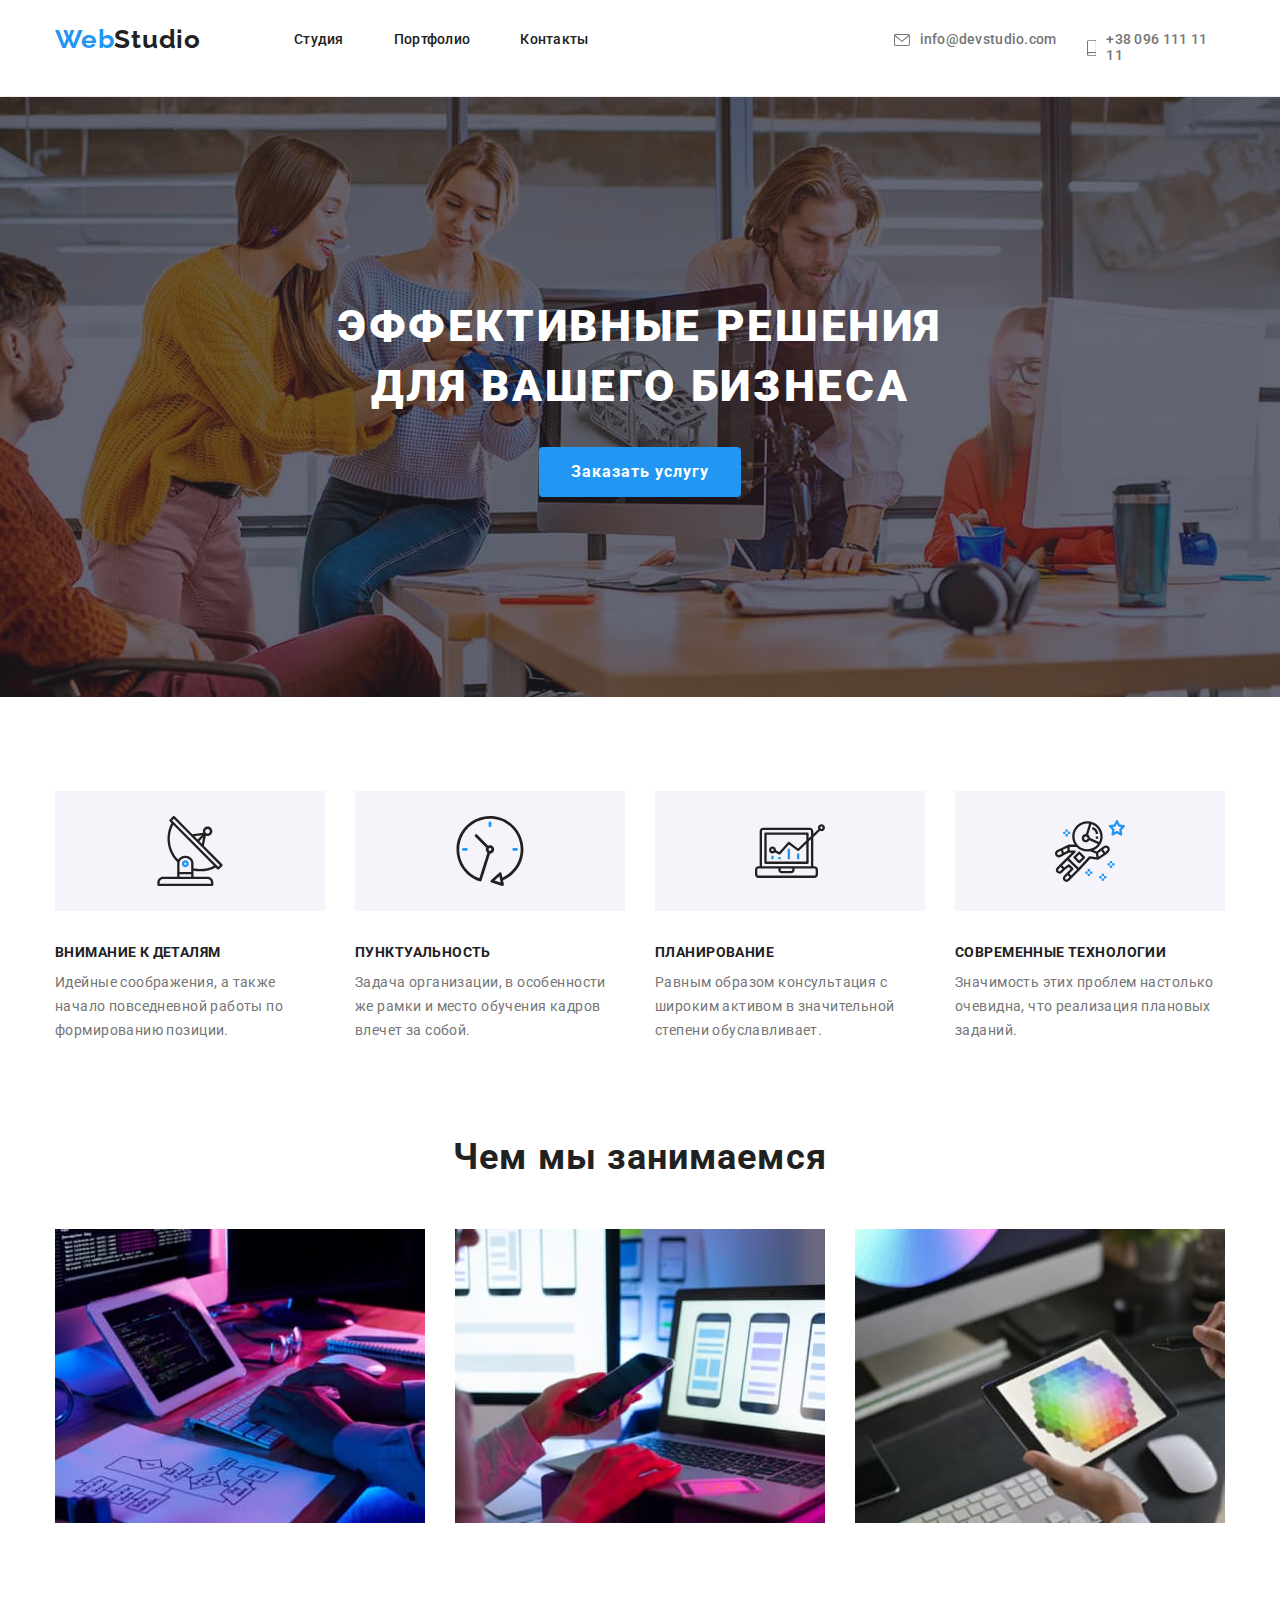
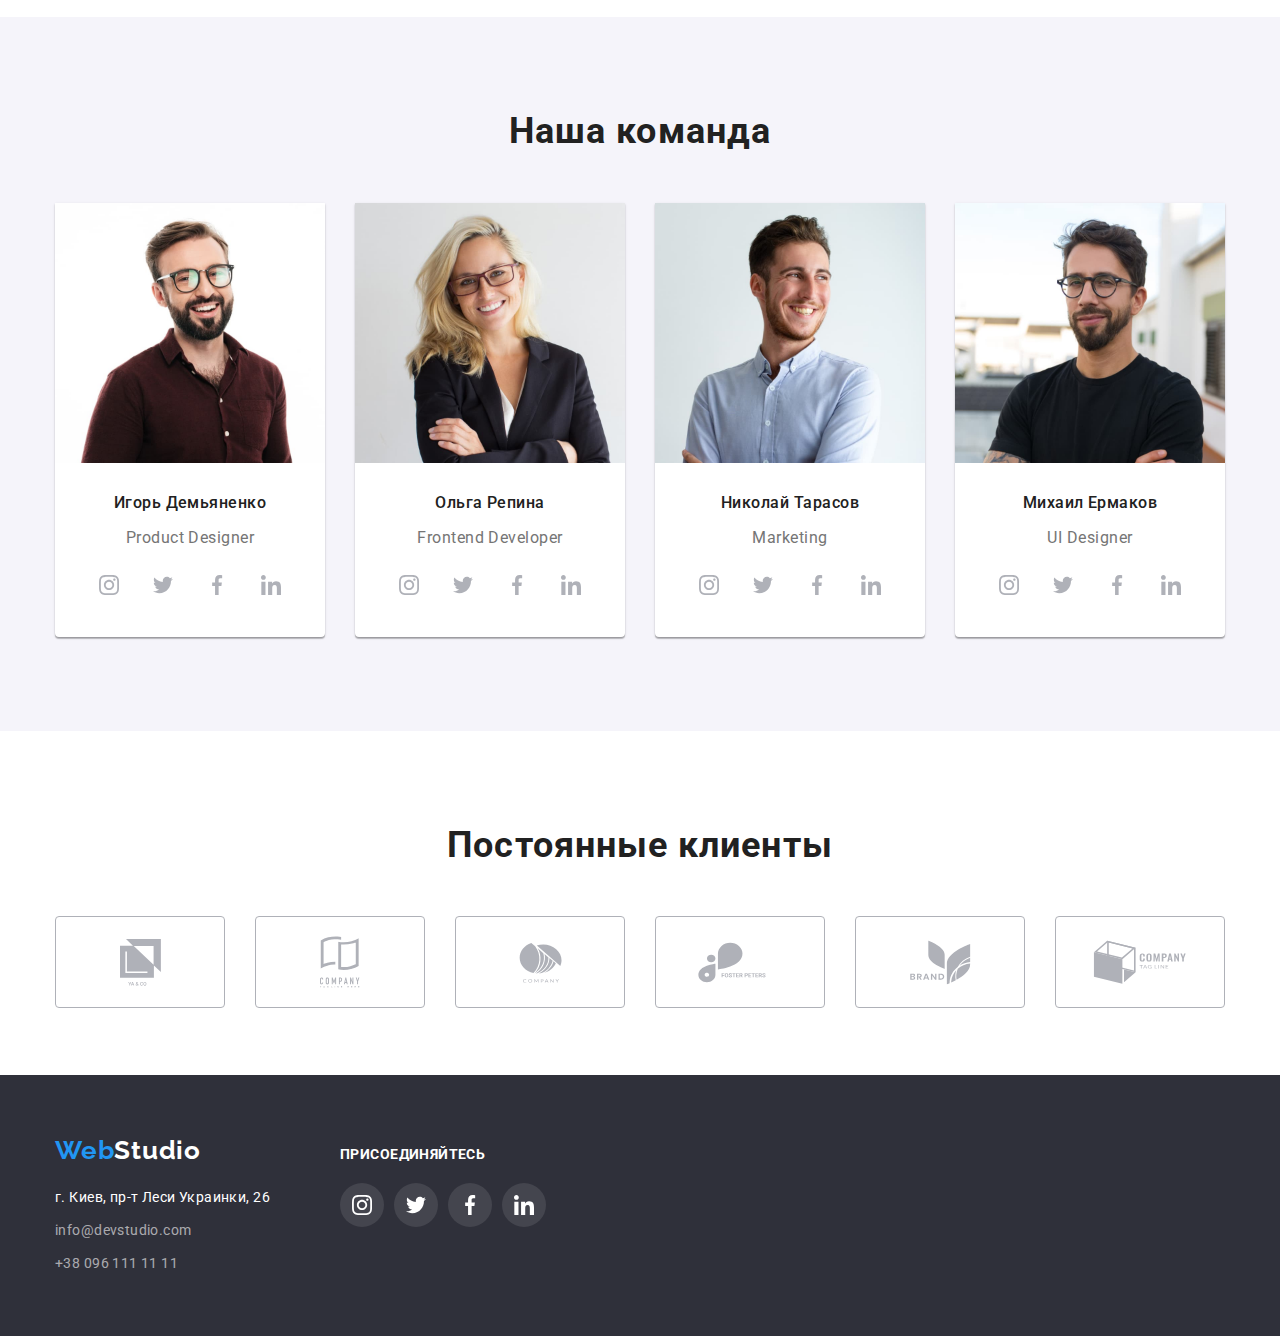
<file: index.html>
<!DOCTYPE html>
<html lang="ru">
  <head>
    <meta charset="UTF-8" />
    <meta http-equiv="X-UA-Compatible" content="IE=edge" />
    <meta name="viewport" content="width=device-width, initial-scale=1.0" />
    <title>WebStudio</title>
    <link href="https://fonts.googleapis.com/css2?family=Raleway:wght@700&family=Roboto:wght@400;500;700;900&display=swap" rel="stylesheet">
    <link href="https://cdnjs.cloudflare.com/ajax/libs/modern-normalize/1.1.0/modern-normalize.min.css" rel="stylesheet">
    <link rel="stylesheet" href="./css/styles.css" />
  </head>
  <body>
    <header class="header">
      <div class="conteiner">
      <nav class="header-nav">
        <a class="logo decor" href="index.html"><span class="logo-header">Web</span>Studio</a>
        <ul class="header-navigation list">
          <li><a class="link decor" href="index.html">Студия</a></li>
          <li><a class="link decor" href="portfolio.html">Портфолио</a></li>
          <li><a class="link decor" href="index.html">Контакты</a></li>
        </ul>
      </nav>
      <ul class="header-contact list">
        <li class="header-mail">
          <a class="link decor" href="mailto:info@devstudio.com">
          <svg class="icon-header" width="16px" height="12px">
            <use href="./images/icons.svg#icon-img1-1"></use>
        </svg>info@devstudio.com</a>
    </li>
    <li class="header-tel">
      <a class="link decor" href="tel:+380961111111">
      <svg class="icon-header-second" width="10px" height="16px">
        <use href="./images/icons.svg#icon-img1-2"></use>
    </svg>+38 096 111 11 11</a>
    </li>
      </ul>
     </div>
        </header>
    <main>
      <!--Секция 1-->
      <section class="section-hero">
        <div class="hero-overlay">
        <h1 class="first-title">Эффективные решения для вашего бизнеса</h1>
        <button class="button-primary" type="button">Заказать услугу</button>
      </div>
      </section>
      <!--Секция 2-->
      <section class="features">
        <div class="conteiner">
        <ul class="features-list list">
          <li class="features-link">
            <svg class="features-icon first" width="70px" height="70px">
              <use href="./images/icons.svg#icon-img2-1"></use></svg>
            <h3 class="third-title">Внимание к деталям</h3>
            <p class="text">Идейные соображения, а также начало повседневной работы по формированию позиции.</p>
          </li>
            <li>
            <svg class="features-icon second" width="70px" height="70px">
              <use href="./images/icons.svg#icon-img2-2"></use></svg>
            <h3 class="third-title">Пунктуальность</h3>
            <p class="text">Задача организации, в особенности же рамки и место обучения кадров влечет за собой.
            </p>
          </li>
          <li>
            <svg class="features-icon third" width="70px" height="70px">
              <use href="./images/icons.svg#icon-img2-3"></use></svg>
            <h3 class="third-title">Планирование</h3>
            <p class="text">Равным образом консультация с широким активом в значительной степени обуславливает.
            </p>
          </li>
          <li>
            <svg class="features-icon forth" width="70px" height="70px">
              <use href="./images/icons.svg#icon-img2-4"></use></svg>
            <h3 class="third-title">Современные технологии</h3>
            <p class="text">Значимость этих проблем настолько очевидна, что реализация плановых заданий.</p>
          </li>
        </ul>
      </div>
      </section>
      <!--Секция 3-->
      <section class="works">
        <div class="conteiner">
        <h2 class="second-title">Чем мы занимаемся</h2>
        <ul class="works-list list">
          <li><img src="./images/img.jpg/img3.1.jpg" width="370" height="294" alt="клавиатура" /></li>
          <li><img src="./images/img.jpg/img3.2.jpg" width="370" height="294" alt="ноутбук" /></li>
          <li><img src="./images/img.jpg/img3.3.jpg" width="370" height="294" alt="планшет" /></li>
        </ul>
      </div>
      </section>
      <!--Секция 4-->
      <section class="team">
        <div class="conteiner">
        <h2 class="second-title">Наша команда</h2>
        <ul class="team-list list">
          <li class="team-card-list">
            <img src="./images/img.jpg/img4.1.jpg" width="270" height="260" alt="наша команда" />
          <div class="team-card"><h3 class="third-title">Игорь Демьяненко</h3>
            <p class="text">Product Designer</p>

          <ul class="team-list-second list">
            <li class="social-list">
              <a class="social-link" href="#">
              <svg class="instagram" width="20px" height="20px"><use href="./images/icons.svg#icon-img4-1"></use>
            </svg></a>
            </li>
            <li class="social-list">
              <a class="social-link" href="#">
              <svg class="twitter" width="20px" height="20px"><use href="./images/icons.svg#icon-img4-2"></use>
            </svg></a>
            </li>
            <li class="social-list">
              <a class="social-link" href="#">
              <svg class="facebook" width="20px" height="20px"><use href="./images/icons.svg#icon-img4-3"></use>
            </svg></a>
            </li>
            <li class="social-list">
              <a class="social-link" href="#">
              <svg class="linkedin" width="20px" height="20px"><use href="./images/icons.svg#icon-img4-4"></use>
            </svg></a>
            </li>        
          </ul>
          </div>
              </li>
          <li class="team-card-list">
            <img src="./images/img.jpg/img4.2.jpg" width="270" height="260" alt="наша команда" />
            <div class="team-card"><h3 class="third-title">Ольга Репина</h3>
            <p class="text">Frontend Developer</p>
            <ul class="team-list-second list">
              <li class="social-list">
                <a class="social-link" href="#">
                <svg class="instagram" width="20px" height="20px"><use href="./images/icons.svg#icon-img4-1"></use>
              </svg></a>
              </li>
              <li class="social-list">
                <a class="social-link" href="#">
                <svg class="twitter" width="20px" height="20px"><use href="./images/icons.svg#icon-img4-2"></use>
              </svg></a>
              </li>
              <li class="social-list">
                <a class="social-link" href="#">
                <svg class="facebook" width="20px" height="20px"><use href="./images/icons.svg#icon-img4-3"></use>
              </svg></a>
              </li>
              <li class="social-list">
                <a class="social-link" href="#">
                <svg class="linkedin" width="20px" height="20px"><use href="./images/icons.svg#icon-img4-4"></use>
              </svg></a>
              </li>        
            </ul>
          </div>
          </li>
          <li class="team-card-list">
            <img src="./images/img.jpg/img4.3.jpg" width="270" height="260" alt="наша команда" />
            <div class="team-card"><h3 class="third-title">Николай Тарасов</h3>
            <p class="text">Marketing</p>
            <ul class="team-list-second list">
              <li class="social-list">
                <a class="social-link" href="#">
                <svg class="instagram" width="20px" height="20px"><use href="./images/icons.svg#icon-img4-1"></use>
              </svg></a>
              </li>
              <li class="social-list">
                <a class="social-link" href="#">
                <svg class="twitter" width="20px" height="20px"><use href="./images/icons.svg#icon-img4-2"></use>
              </svg></a>
              </li>
              <li class="social-list">
                <a class="social-link" href="#">
                <svg class="facebook" width="20px" height="20px"><use href="./images/icons.svg#icon-img4-3"></use>
              </svg></a>
              </li>
              <li class="social-list">
                <a class="social-link" href="#">
                <svg class="linkedin" width="20px" height="20px"><use href="./images/icons.svg#icon-img4-4"></use>
              </svg></a>
              </li>        
            </ul>
          </div>
          </li>
          <li class="team-card-list">
            <img src="./images/img.jpg/img4.4.jpg" width="270" height="260" alt="наша команда" />
            <div class="team-card"><h3 class="third-title">Михаил Ермаков</h3>
            <p class="text">UI Designer</p>
            <ul class="team-list-second list">
              <li class="social-list">
                <a class="social-link" href="#">
                <svg class="instagram" width="20px" height="20px"><use href="./images/icons.svg#icon-img4-1"></use>
              </svg></a>
              </li>
              <li class="social-list">
                <a class="social-link" href="#">
                <svg class="twitter" width="20px" height="20px"><use href="./images/icons.svg#icon-img4-2"></use>
              </svg></a>
              </li>
              <li class="social-list">
                <a class="social-link" href="#">
                <svg class="facebook" width="20px" height="20px"><use href="./images/icons.svg#icon-img4-3"></use>
              </svg></a>
              </li>
              <li class="social-list">
                <a class="social-link" href="#">
                <svg class="linkedin" width="20px" height="20px"><use href="./images/icons.svg#icon-img4-4"></use>
              </svg></a>
              </li>        
            </ul>
          </div>
          </li>
          </ul>
      </div>
      </section>
      <section class="clients">
        <div class="conteiner">
          <h2 class="second-title">Постоянные клиенты</h2>
        <ul class="clients-list list">
          <li class="clients-link"><a class="clients-link-link" href="#">
            <svg width="41px" height="47px"><use href="./images/icons.svg#icon-img5-1"></use>
          </svg></a>
        </li>
        <li class="clients-link"><a class="clients-link-link" href="#">
          <svg width="40px" height="52px"><use href="./images/icons.svg#icon-img5-2"></use>
        </svg></a>
      </li>
      <li class="clients-link"><a class="clients-link-link" href="#">
        <svg width="43px" height="41px"><use href="./images/icons.svg#icon-img5-3"></use>
      </svg></a>
     </li>
      <li class="clients-link"><a class="clients-link-link" href="#">
        <svg width="84px" height="41px"><use href="./images/icons.svg#icon-img5-4"></use>
      </svg></a>
     </li>
     <li class="clients-link"><a class="clients-link-link" href="#">
            <svg width="63px" height="45px"><use href="./images/icons.svg#icon-img5-5"></use>
          </svg></a>
        </li>
        <li class="clients-link"><a class="clients-link-link" href="#">
          <svg width="94px" height="44px"><use href="./images/icons.svg#icon-img5-6"></use>
        </svg></a>
      </li>        
        </ul>
      </div>

      </section>
    </main>
    <footer class="footer">
      <div class="conteiner">
        <div class="address-footer">
      <a class="logo decor" href="index.html"><span class="logo-footer">Web</span>Studio</a>
          <address class="address">
          <ul class="footer-list list">
            <li><a class="footer-address decor" href="https://goo.gl/maps/BAiZA4kNi6hHFdR76" target="_blank" rel="noopener noreferer">г. Киев, пр-т Леси Украинки, 26</a></li>
            <li><a class="footer-link decor" href="mailto:info@devstudio.com">info@devstudio.com</a></li>
            <li><a class="footer-link decor" href="tel:+380961111111">+38 096 111 11 11</a></li>
          </ul>
        </address>
      </div>
          <div class="social-footer">
          <h3 class="third-title">присоединяйтесь</h3>
          <ul class="team-list-second list">
            <li class="social-list">
              <a class="social-link" href="#">
              <svg class="instagram" width="20px" height="20px"><use href="./images/icons.svg#icon-img4-1"></use>
            </svg></a>
            </li>
            <li class="social-list">
              <a class="social-link" href="#">
              <svg class="twitter" width="20px" height="20px"><use href="./images/icons.svg#icon-img4-2"></use>
            </svg></a>
            </li>
            <li class="social-list">
              <a class="social-link" href="#">
              <svg class="facebook" width="20px" height="20px"><use href="./images/icons.svg#icon-img4-3"></use>
            </svg></a>
            </li>
            <li class="social-list">
              <a class="social-link" href="#">
              <svg class="linkedin" width="20px" height="20px"><use href="./images/icons.svg#icon-img4-4"></use>
            </svg></a>
            </li>        
          </ul>
        </div>
        
      </div>
    </footer>
  </body>
</html>
</file>
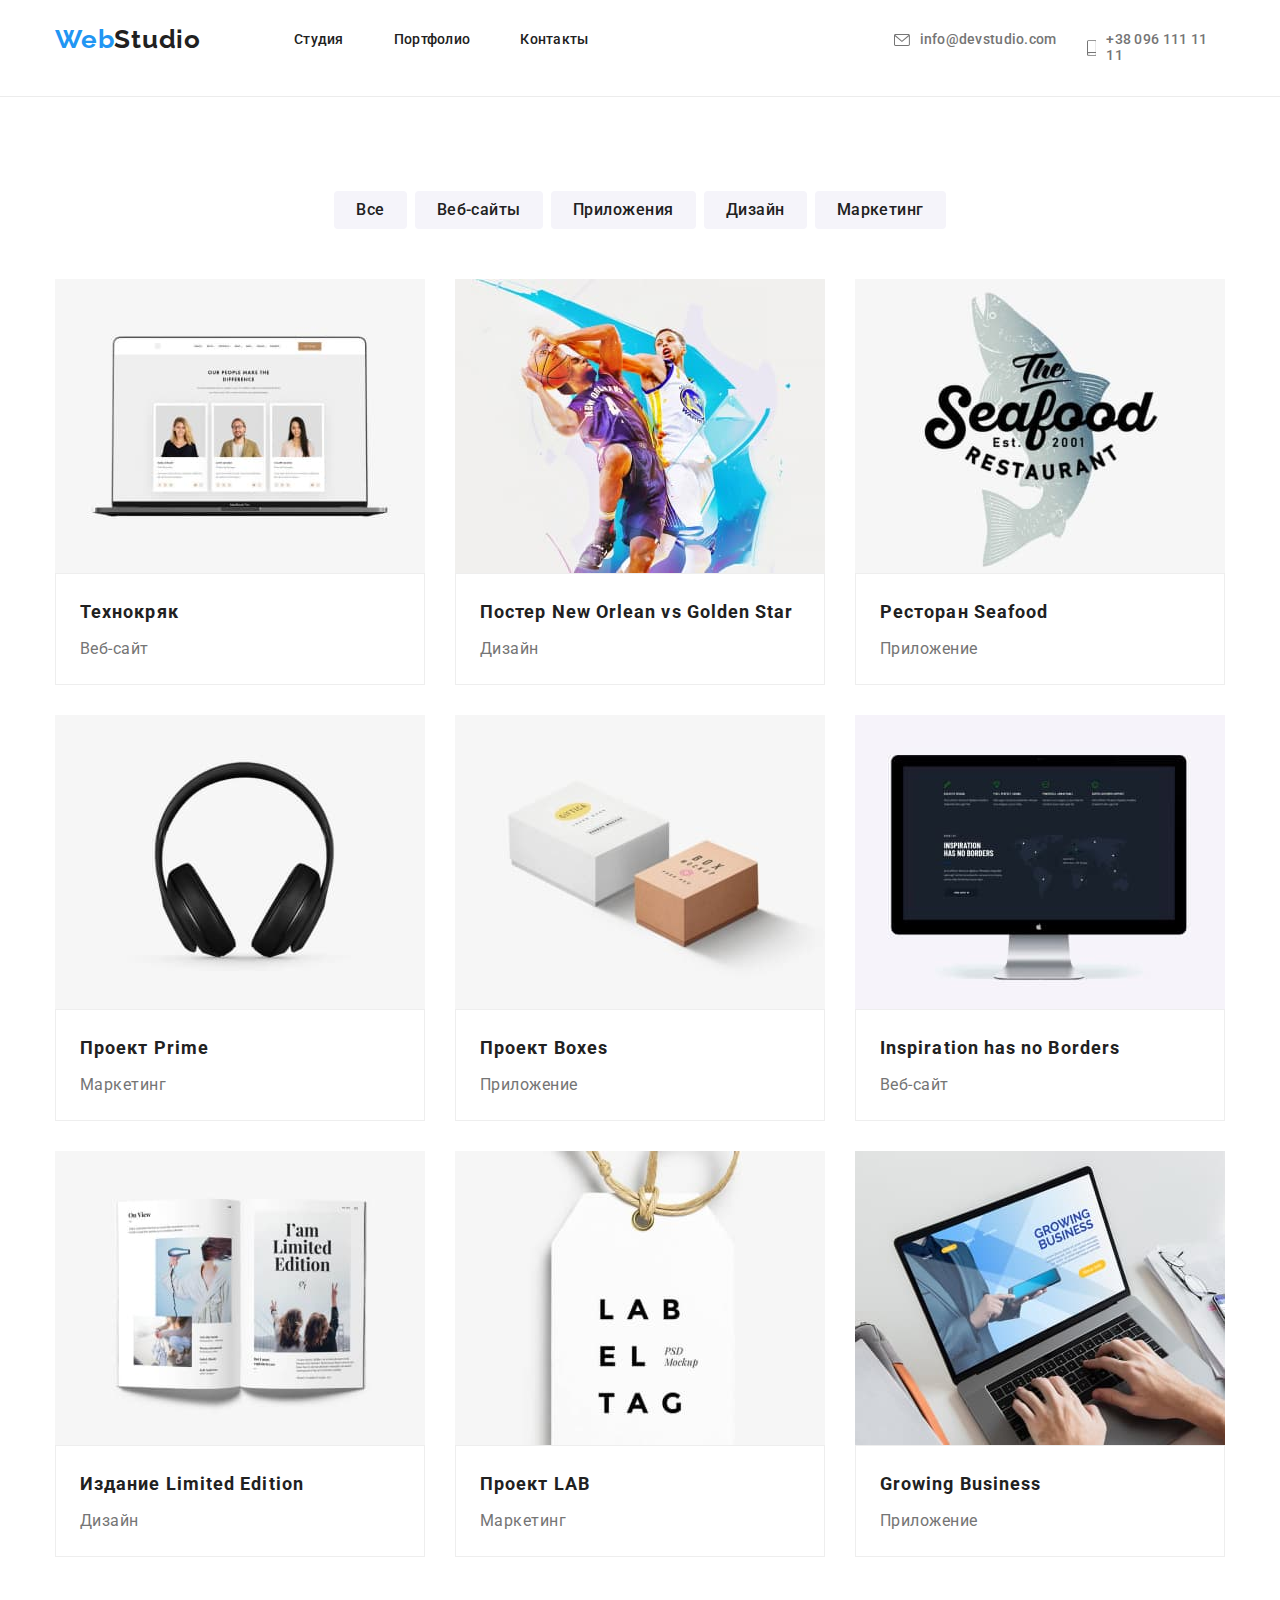
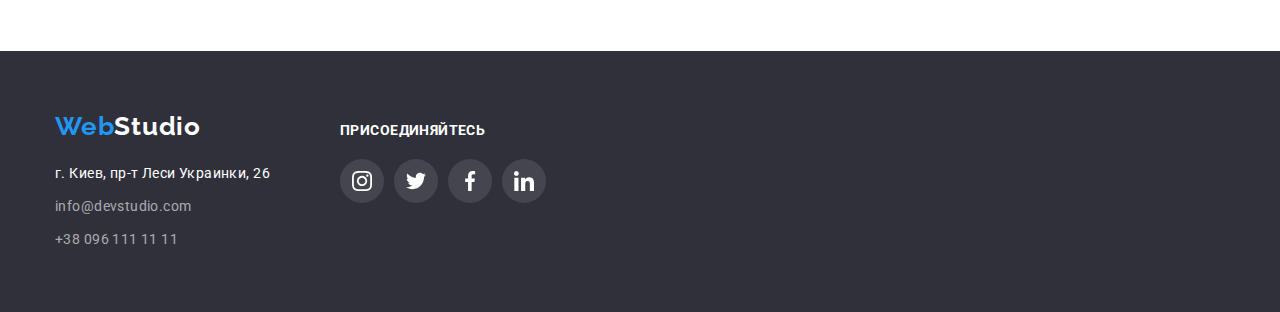
<file: portfolio.html>
<!DOCTYPE html>
<html lang="ru">
  <head>
    <meta charset="UTF-8" />
    <meta http-equiv="X-UA-Compatible" content="IE=edge" />
    <meta name="viewport" content="width=device-width, initial-scale=1.0" />
    <title>Portfolio</title>
    <link href="https://fonts.googleapis.com/css2?family=Raleway:wght@700&family=Roboto:wght@400;500;700;900&display=swap" rel="stylesheet">
    <link href="https://cdnjs.cloudflare.com/ajax/libs/modern-normalize/1.1.0/modern-normalize.min.css" rel="stylesheet">
    <link rel="stylesheet" href="./css/styles.css">
  </head>
  <body>
    <header class="header">
      <div class="conteiner">
      <nav class="header-nav">
        <a class="logo decor" href="index.html"><span class="logo-header">Web</span>Studio</a>
        <ul class="header-navigation list">
          <li><a class="link decor" href="index.html">Студия</a></li>
          <li><a class="link decor" href="portfolio.html">Портфолио</a></li>
          <li><a class="link decor" href="index.html">Контакты</a></li>
        </ul>
      </nav>
      <ul class="header-contact list">
        <li class="header-mail">
          <a class="link decor" href="mailto:info@devstudio.com">
          <svg class="icon-header" width="16px" height="12px">
            <use href="./images/icons.svg#icon-img1-1"></use>
        </svg>info@devstudio.com</a>
    </li>
    <li class="header-tel">
      <a class="link decor" href="tel:+380961111111">
      <svg class="icon-header-second" width="10px" height="16px">
        <use href="./images/icons.svg#icon-img1-2"></use>
    </svg>+38 096 111 11 11</a>
    </li>
      </ul>
     </div>
        </header>
    <main>
    <!--Секция 5-->
    <section class="portfolio-section">
    <div class="conteiner">
        <ul class="navigation-portfolio list">
            <li><button class="button-second" type="button">Все</button></li>
            <li><button class="button-second" type="button">Веб-сайты</button></li>
            <li><button class="button-second" type="button">Приложения</button></li>
            <li><button class="button-second" type="button">Дизайн</button></li>
            <li><button class="button-second" type="button">Маркетинг</button></li>
        </ul>
          <h1 hidden>Наши работы</h1>
          <h2 hidden>Наши работы</h2>
        <ul class="works-portfolio list">
            <li><img src="./images/img.jpg/img5.1.jpg" width="370" height="294" alt="Технокряк">
             <div class="portfolio-card"><h3 class="third-title">Технокряк</h3>
                <p class="text">Веб-сайт</p></div>
              </li>
            <li><img src="./images/img.jpg/img5.2.jpg" width="370" height="294" alt="Постер New Orlean vs Golden Star">
              <div class="portfolio-card"><h3 class="third-title">Постер New Orlean vs Golden Star</h3>
                 <p class="text">Дизайн</p></div>
                </li>
            <li><img src="./images/img.jpg/img5.3.jpg" width="370" height="294" alt="Ресторан Seafood">
              <div class="portfolio-card"><h3 class="third-title">Ресторан Seafood</h3>
                  <p class="text">Приложение</p></div>
                </li>
            <li><img src="./images/img.jpg/img5.4.jpg" width="370" height="294" alt="Проект Prime">
              <div class="portfolio-card"><h3 class="third-title">Проект Prime</h3>
                  <p class="text">Маркетинг</p></div>
                </li>
            <li><img src="./images/img.jpg/img5.5.jpg" width="370" height="294" alt="Проект Boxes">
              <div class="portfolio-card"><h3 class="third-title">Проект Boxes</h3>
                  <p class="text">Приложение</p></div>
                </li>
            <li><img src="./images/img.jpg/img5.6.jpg" width="370" height="294" alt="Inspiration has no Borders">
                <div class="portfolio-card"><h3 class="third-title">Inspiration has no Borders</h3>
                  <p class="text">Веб-сайт</p></div>
                </li>
            <li><img src="./images/img.jpg/img5.7.jpg" width="370" height="294" alt="Издание Limited Edition">
                <div class="portfolio-card"><h3 class="third-title">Издание Limited Edition</h3>
                  <p class="text">Дизайн</p></div>
                </li>
            <li><img src="./images/img.jpg/img5.8.jpg" width="370" height="294" alt="Проект LAB">
                <div class="portfolio-card"><h3 class="third-title">Проект LAB</h3>
                  <p class="text">Маркетинг</p></div>
                </li>
            <li><img src="./images/img.jpg/img5.9.jpg" width="370" height="294" alt="Growing Business">
                <div class="portfolio-card"><h3 class="third-title">Growing Business</h3>
                  <p class="text">Приложение</p></div>
                </li>      
        </ul>
    </div>
  </section>
  </main>
  <footer class="footer">
    <div class="conteiner">
      <div class="address-footer">
    <a class="logo decor" href="index.html"><span class="logo-footer">Web</span>Studio</a>
        <address class="address">
        <ul class="footer-list list">
          <li><a class="footer-address decor" href="https://goo.gl/maps/BAiZA4kNi6hHFdR76" target="_blank" rel="noopener noreferer">г. Киев, пр-т Леси Украинки, 26</a></li>
          <li><a class="footer-link decor" href="mailto:info@devstudio.com">info@devstudio.com</a></li>
          <li><a class="footer-link decor" href="tel:+380961111111">+38 096 111 11 11</a></li>
        </ul>
      </address>
    </div>
        <div class="social-footer">
        <h3 class="third-title">присоединяйтесь</h3>
        <ul class="team-list-second list">
          <li class="social-list">
            <a class="social-link" href="#">
            <svg class="instagram" width="20px" height="20px"><use href="./images/icons.svg#icon-img4-1"></use>
          </svg></a>
          </li>
          <li class="social-list">
            <a class="social-link" href="#">
            <svg class="twitter" width="20px" height="20px"><use href="./images/icons.svg#icon-img4-2"></use>
          </svg></a>
          </li>
          <li class="social-list">
            <a class="social-link" href="#">
            <svg class="facebook" width="20px" height="20px"><use href="./images/icons.svg#icon-img4-3"></use>
          </svg></a>
          </li>
          <li class="social-list">
            <a class="social-link" href="#">
            <svg class="linkedin" width="20px" height="20px"><use href="./images/icons.svg#icon-img4-4"></use>
          </svg></a>
          </li>        
        </ul>
      </div>
      
    </div>
  </footer>
  </body>
</html>
</file>
<file: css/styles.css>
:root {
  --blue-color: #2196f3;
  --black-color: #212121;
  --white-color: #ffffff;
  --text-color: #757575;
  --header-color: rgba(255, 255, 255, 0.6);
  --bg-color-first: #2f303a;
  --bg-color-second: #f5f4fa;
}

body {
  color: var(--black-color);
  background-color: var(--white-color);
  font-family: Roboto, sans-serif;
  font-style: normal;
  margin: 0;
}

.list {
    list-style: none;
    margin: 0;
    padding: 0;
}

.decor {
    text-decoration: none;
}

.text {color: var(--text-color);}

.conteiner {
    margin-left:auto;
    margin-right:auto;
    padding-left:15px;
    padding-right:15px;
    width:1200px;
    margin-top:0px;}


/**COMMON header and footer*/

.logo {
    font-family: Raleway, sans-serif;
    font-style: normal;
    font-weight: 700;
    font-size: 26px;
    line-height: 1.19;
    letter-spacing: 0.03em;
}

.logo-header,
.logo-footer {
  color: var(--blue-color);
}

.header .link:hover,
.header .link:focus,
.footer-link:hover,
.footer-link:focus {
  color: var(--blue-color);
}




/**HEADER*/

.header {
    border-bottom: 1px solid #ECECEC;
}

.header-navigation,
.header-nav,
.header-contact,
.header .conteiner {
display: flex;
}
 
.header .logo {
    margin-right: 93px;
    padding-top: 24px;
    padding-bottom: 25px;
    color: var(--black-color);
}

.header-navigation li:not(:last-child)
{
    margin-right: 50px;}




.header-navigation {
    margin-right: 305px;
    padding-top: 32px;
    padding-bottom: 32px;
}
.header-navigation .link {
    
    color: var(--black-color);
    font-weight: 500;
    font-size: 14px;
    line-height: 1.14;
    letter-spacing: 0.02em;
}

.header-contact {
    padding-top: 32px;
    padding-bottom: 32px;
}

.header-contact .link {
    color: var(--text-color);
    font-weight: 500;
    font-size: 14px;
    line-height: 1.14;
    letter-spacing: 0.02em;
}

.link.decor {
    display:flex;
}

.icon-header {
    width: 16px;
    height: 12px;
    padding-right: 0px;
    margin-right: 10px;
}

.header-contact {
    display:flex;
}

.header-mail .link,
.header-tel .link{
    align-items: center;
    justify-content: center;
    fill: var(--text-color);
}

.header-mail .link {
    margin-right: 30px;
}

.icon-header-second {
    width: 10px;
    height: 16px;
    margin-right: 10px;
} 

.header-mail .link:hover, 
.header-tel .link:hover,
.header-mail .link:focus,
.header-tel .link:focus {
  color: var(--blue-color);
  fill: var(--blue-color);
}


/**Section 1*/



.hero-overlay {
    padding-bottom:200px;
    padding-top:200px;
    text-align: center;
    max-width: 1600px;
    height: 600px;
    margin-left: auto;
    margin-right: auto;
    background-image: linear-gradient(
        to right, 
        rgba(47, 48, 58, 0.4),
        rgba(47, 48, 58, 0.4)), 
        url("../images/img.jpg/img1.1.jpg");
    background-color: var(--bg-color-first);
    background-repeat: no-repeat;
    background-position: center;
    background-size: cover;
}



.first-title {
    margin-top: 0px;
    margin-bottom: 30px;
    margin-left:auto;
    margin-right:auto;
    width:696px;

    color: #ffffff;
    text-transform: uppercase;
    font-weight: 900;
    font-size: 44px;
    line-height: 1.36;
    letter-spacing: 0.06em;
    text-align: center;
}
    
.button-primary {
    border-radius: 4px;
    padding: 10px 32px;
    border:1px transparent;
    min-width:200px;
    text-align:center;

    font-family: Roboto, sans-serif;
    font-style: normal;
    cursor: pointer;
    color: var(--white-color);
    background-color: var(--blue-color);
    font-weight: 700;
    font-size: 16px;
    line-height: 1.88;
    letter-spacing: 0.06em;
}

.button-primary:hover,
.button-primary:focus {
  color: var(--black-color);
  background-color: var(--bg-color-second);
}
    
/**Section 2*/
.features {
    padding-top: 94px;
    padding-bottom: 94px;
}

.features-list {
    display: flex;
}

.features-list li {
    width: 270px;
}


.features-list li:not(:last-child) {
    margin-right: 30px;
    }

.features-list .third-title {
    padding-top: 30px;
    margin-top: 0px;
    margin-bottom: 10px;
    font-weight: 700;
    font-size: 14px;
    line-height: 1.14;
    letter-spacing: 0.03em;
    text-transform: uppercase;
}

.features-list .text {
    margin-top: 0px;
    margin-bottom: 0px;
    font-weight: 400;
    font-size: 14px;
    line-height: 1.71;
    letter-spacing: 0.03em;
}

.features-icon {
    
    width: 270px;
    height: 120px;
    background-color:
     var(--bg-color-second);
     padding: 25px 100px;
    
}


/**Section 3*/

.second-title {
    margin-top: 0px;
    margin-bottom: 50px;
    margin-left:auto;
    margin-right:auto;
    min-width:376px;

    font-weight: 700;
    font-size: 36px;
    line-height: 1.16;
    letter-spacing: 0.03em;
    text-align: center;
}

.works-list {
    display: flex;
    }

.works {
    padding-bottom: 94px;
}

.works-list li:not(:last-child) {
    margin-right:30px;
    }

img {
    display: block;
    width: 100%;
    height: auto;
}

/**Section 4*/

.team {
    background-color: var(--bg-color-second);
    padding-bottom: 94px;
    padding-top: 94px;
}

.team .second-title {
    margin-bottom: 50px;
    min-width: 264px;
}

.team-list {
    display:flex; 
}

.team-card-list {
    background-color: var(--white-color);
    box-shadow: 0px 1px 3px rgba(0, 0, 0, 0.12), 0px 1px 1px rgba(0, 0, 0, 0.14), 0px 2px 1px rgba(0, 0, 0, 0.2);
    border-radius: 0px 0px 4px 4px;
    text-align: center;
}
.team-list li:not(:last-child) {
    margin-right:30px; 
}

.team-card {
    padding-top: 30px;
    padding-bottom: 30px;
}

.team-list .third-title {
    margin-top: 0px;
    font-weight: 500;
    font-size: 16px;
    line-height: 1.19;
    letter-spacing: 0.03em;
}

.team-list .text {
    margin-bottom: 16px;
    margin-top: 0px;
    font-weight: 400;
    font-size: 16px;
    line-height: 1.19;
    letter-spacing: 0.03em;
}



.team-list-second {
    display: flex;
    padding-left: 32px;
    padding-right: 32px;
    }

.team-list .social-list:not(:last-child) {
        margin-right:10px;
    }

.instagram,
.twitter,
.facebook,
.linkedin  {
    display: flex;
    width: 20px;
    height: 20px;
   }

   .social-link {
    display: flex;
    width: 44px;
    height: 44px;
    border-radius: 50%;
    align-items: center;
    justify-content: center;
    fill: #AFB1B8;
   }

   .social-list .social-link:hover, 
   .social-list .social-link:focus {
     background-color: var(--blue-color);
     fill: var(--white-color);
   }


/**Clients 6 **/

.clients {
    padding-top: 94px;
    padding-bottom: 67px;
}

.clients-list {
    display: inline-flex;
   
}

.clients-link {
    display: flex;
    
}

.clients-link-link {
    fill: #AFB1B8;
    width: 170px;
    height: 92px;
    border: 1px solid #AFB1B8;
    border-radius: 4px;  
    display: flex;
    align-items: center;
    justify-content: center; 
}

.clients-link:not(:last-child) {
    margin-right:30px;
}

.clients-link-link:hover, 
.clients-link-link:focus {
  color: var(--blue-color);
  fill: var(--blue-color);
  border: 1px solid var(--blue-color);
}


/**Section 5 - PORTFOLIO*/

.portfolio-section {
    padding-top:94px;
    padding-bottom:94px;
}

.navigation-portfolio {
    display: flex;
    justify-content: center;
    margin-bottom:50px;
    margin-top:0px;}
   
.navigation-portfolio li:not(:last-child) {
        margin-right: 8px; 
    }

.button-second {
    border-radius: 4px;
    padding: 6px 22px;
    border:1px transparent;
    text-align:center;

    color: var(--black-color);
    background-color: var(--bg-color-second);
    font-family: Roboto, sans-serif;
    font-style: normal;
    font-weight: 500;
    font-size: 16px;
    line-height: 1.63;
    letter-spacing: 0.03em;
  }
  
  .button-second:hover,
  .button-second:focus {
    color: var(--white-color);
    background-color: var(--blue-color);
    box-shadow: 0px 3px 1px rgba(0, 0, 0, 0.1), 0px 1px 2px rgba(0, 0, 0, 0.08), 0px 2px 2px rgba(0, 0, 0, 0.12);
  }


  .button-second:focus,
  .button-second:active {
    color: var(--white-color);
    background-color: var(--blue-color);

  }

   .works-portfolio {
    display: flex;
    flex-wrap: wrap;
   }

   .works-portfolio li{
    width: calc((100% - 60px) / 3);
    margin-right: 30px;
    margin-bottom: 30px;
    }

    .works-portfolio li:hover,
    .works-portfolio li:focus {
    box-shadow: 0px 1px 1px rgba(0, 0, 0, 0.12), 0px 4px 4px rgba(0, 0, 0, 0.06), 1px 4px 6px rgba(0, 0, 0, 0.16);
    }


   .works-portfolio li:nth-child(3n){
        margin-right: 0px;
    }

    .works-portfolio li:nth-last-child(-n + 3){
        margin-bottom: 0px;
    }

   .portfolio-card {
    border: 1px solid #EEEEEE;
    padding: 20px 24px;
  }


  .works-portfolio .third-title {
    margin-top: 0px;
    margin-bottom: 4px;

    font-weight: 700;
    font-size: 18px;
    line-height: 2;
    letter-spacing: 0.06em;
  }
  .works-portfolio .text {
    margin-top: 0px;
    margin-bottom:0px;
    font-weight: 400;
    font-size: 16px;
    line-height: 30px;
    letter-spacing: 0.03em;
  }

/**FOOTER*/

.footer {
    background-color: var(--bg-color-first);
    padding-top: 60px;
    padding-bottom: 60px;
    
    
}

.footer .logo,
.footer-address {
    color: var(--white-color);
    display:inline-block;
}
.footer .logo {
    margin-bottom: 0px;
}

.footer-address {
   margin-top:20px;
   font-weight: 400;
   font-size: 14px;
   line-height: 1.71;
   letter-spacing: 0.03em;
   font-style: normal;
}

.footer-link {
    display:inline-block;
    margin-top:9px;
    color: rgba(255, 255, 255, 0.6);
    font-weight: 400;
    font-size: 14px;
    line-height: 1.71;
    letter-spacing: 0.03em;
    font-style: normal;
}

.footer .conteiner{
    display:flex;
    align-items: baseline;
}

.social-footer .third-title{
    font-size: 14px;
    line-height: 1.14;
    letter-spacing: 0.03em;
    text-transform: uppercase;
    color: var(--white-color);
    margin-bottom:0px;
    margin-top: 0px;
    

}

.social-footer {
    min-width: 206px;
    margin-left: 70px;
    
    
}

.social-footer .team-list-second {
    margin-top: 20px;
    padding-left: 0px;
}


.social-footer .social-link  {
background-color: rgba(255, 255, 255, 0.1);;
}

.team-list-second .social-list:not(:last-child) {
    margin-right:10px;
}

.social-footer .social-link {
    fill: var(--white-color);
}
</file>
